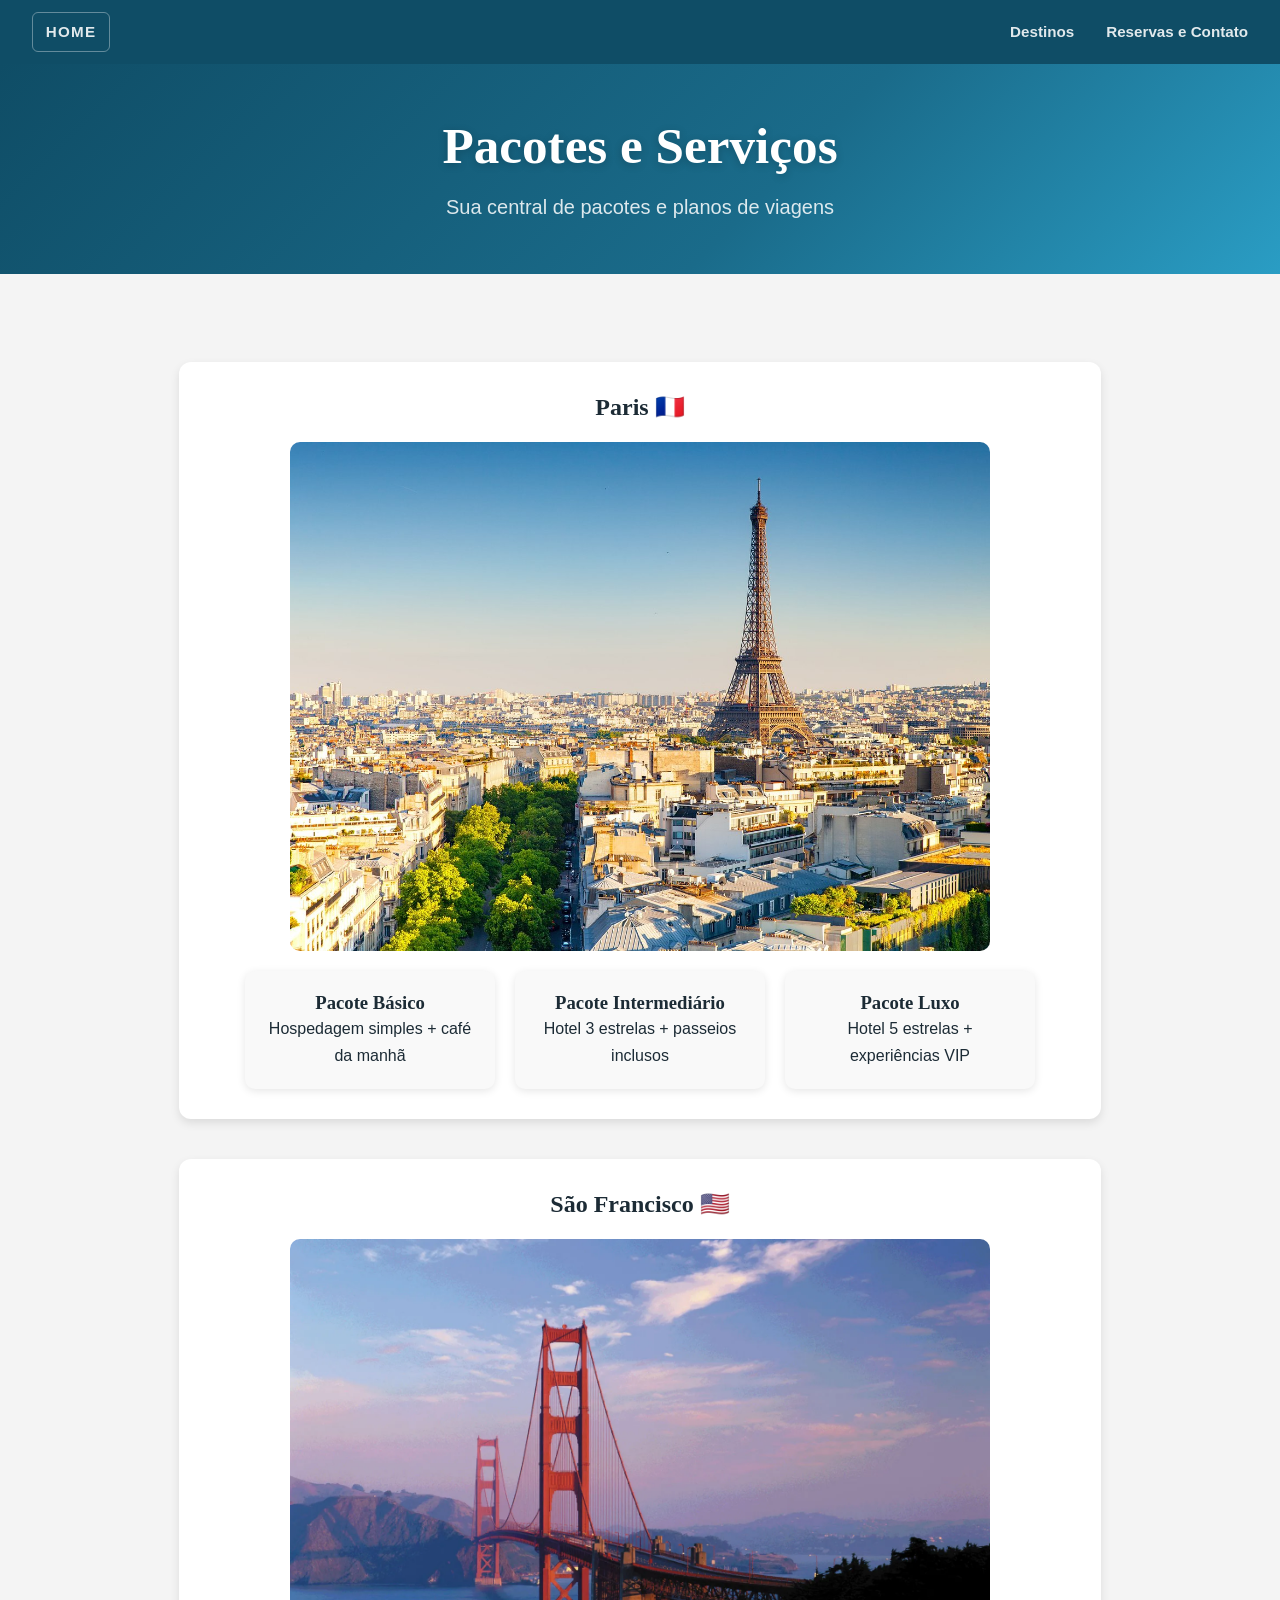
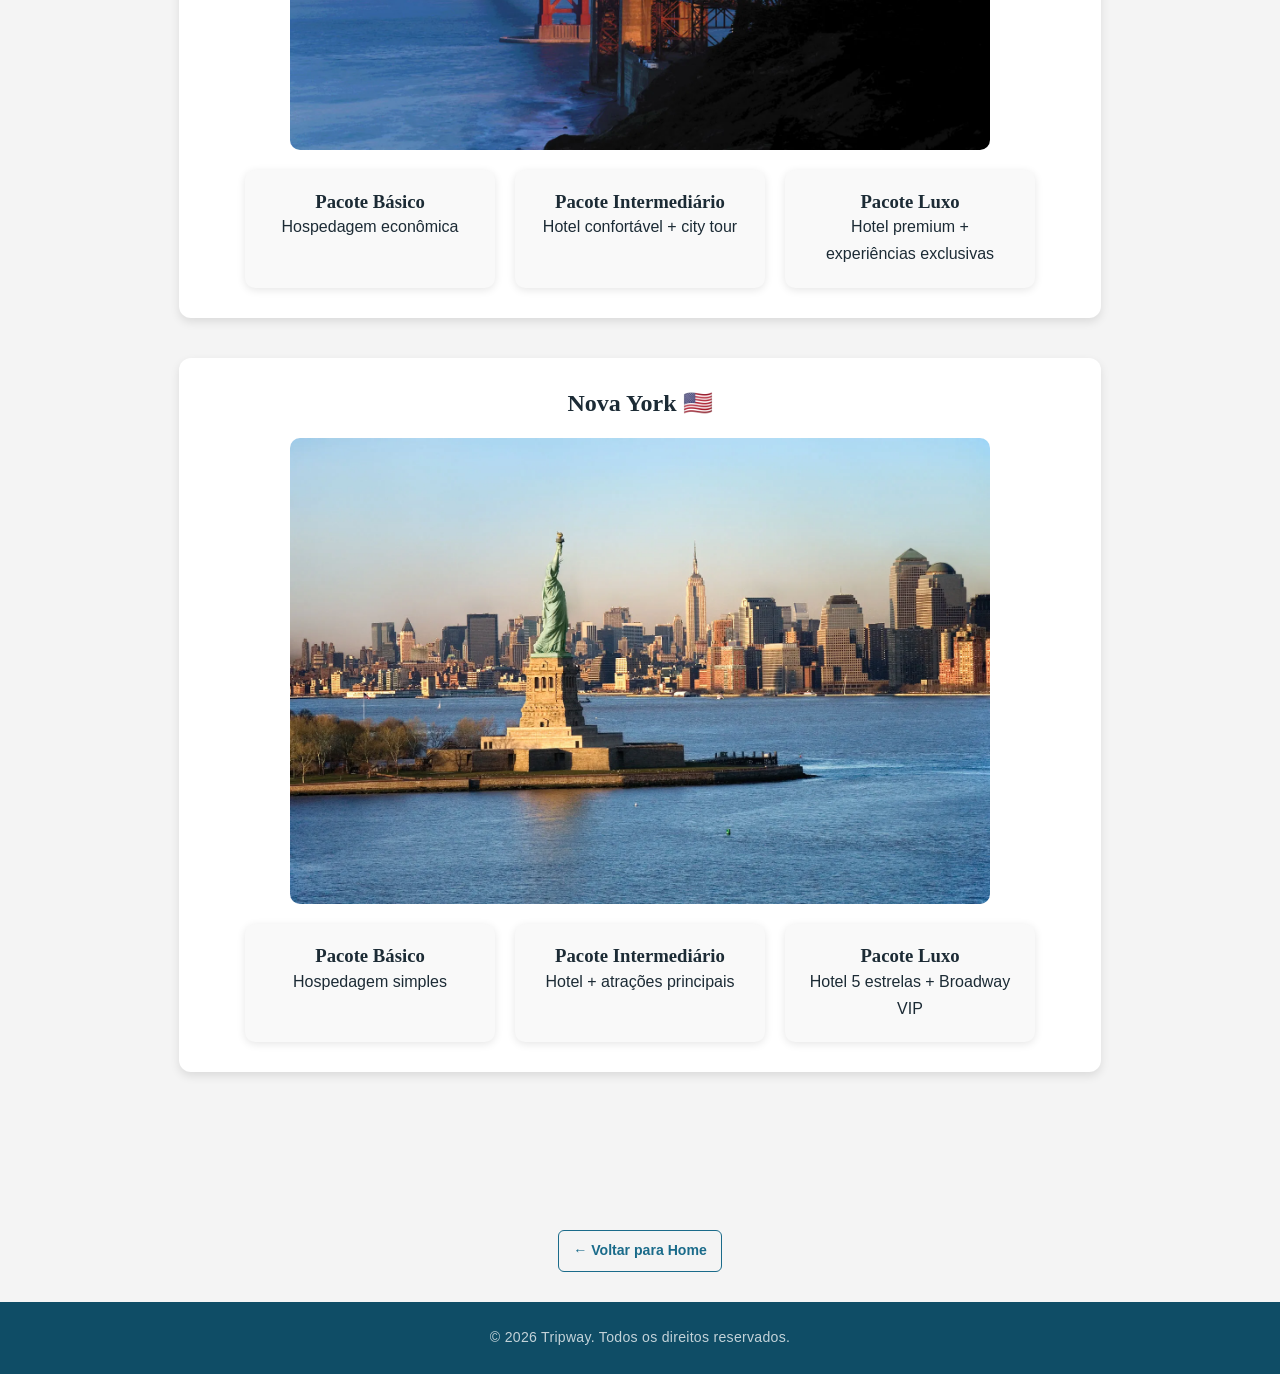
<file: pages/pacotes.html>
<!DOCTYPE html>
<html lang="pt-BR">
<head>
  <meta charset="UTF-8">
  <meta name="viewport" content="width=device-width, initial-scale=1.0">
  <title>Pacotes de Viagem</title>

  <link rel="stylesheet" href="../css/style.css">
  <link rel="stylesheet" href="../css/pacotes.css">
</head>

<body>

  <nav>
    <a href="../index.html">HOME</a>

    <ul>
        <li><a href="destinos.html">Destinos</a></li>
        <li><a href="reserva.html">Reservas e Contato</a></li>
    </ul>
  </nav>

  <header class="banner">
    <h1>Pacotes e Serviços</h1>
    <p>Sua central de pacotes e planos de viagens</p>
  </header>

  <main>

    <section class="destino">
      <h2>Paris 🇫🇷</h2>

      <a href="destinos.html">
        <img src="../images/Paris.jpg" alt="Imagem de Paris">
      </a>

      <div class="pacotes-container">

        <div class="pacote-card">
          <h3>Pacote Básico</h3>
          <p>Hospedagem simples + café da manhã</p>
        </div>

        <div class="pacote-card">
          <h3>Pacote Intermediário</h3>
          <p>Hotel 3 estrelas + passeios inclusos</p>
        </div>

        <div class="pacote-card">
          <h3>Pacote Luxo</h3>
          <p>Hotel 5 estrelas + experiências VIP</p>
        </div>

      </div>
    </section>

    <section class="destino">
      <h2>São Francisco 🇺🇸</h2>

      <a href="destinos.html">
        <img src="../images/SanFrancisco.jpg" alt="Imagem de São Francisco">
      </a>

      <div class="pacotes-container">

        <div class="pacote-card">
          <h3>Pacote Básico</h3>
          <p>Hospedagem econômica</p>
        </div>

        <div class="pacote-card">
          <h3>Pacote Intermediário</h3>
          <p>Hotel confortável + city tour</p>
        </div>

        <div class="pacote-card">
          <h3>Pacote Luxo</h3>
          <p>Hotel premium + experiências exclusivas</p>
        </div>

      </div>
    </section>

    <section class="destino">
      <h2>Nova York 🇺🇸</h2>

      <a href="destinos.html">
        <img src="../images/NewYork.jpg" alt="Imagem de Nova York">
      </a>

      <div class="pacotes-container">

        <div class="pacote-card">
          <h3>Pacote Básico</h3>
          <p>Hospedagem simples</p>
        </div>

        <div class="pacote-card">
          <h3>Pacote Intermediário</h3>
          <p>Hotel + atrações principais</p>
        </div>

        <div class="pacote-card">
          <h3>Pacote Luxo</h3>
          <p>Hotel 5 estrelas + Broadway VIP</p>
        </div>

      </div>
    </section>

  </main>

  <div class="voltar">
    <a href="../index.html" class="btn-voltar">← Voltar para Home</a>
  </div>

  <footer>
    <p>© 2026 Tripway. Todos os direitos reservados.</p>
  </footer>

</body>
</html>
</file>
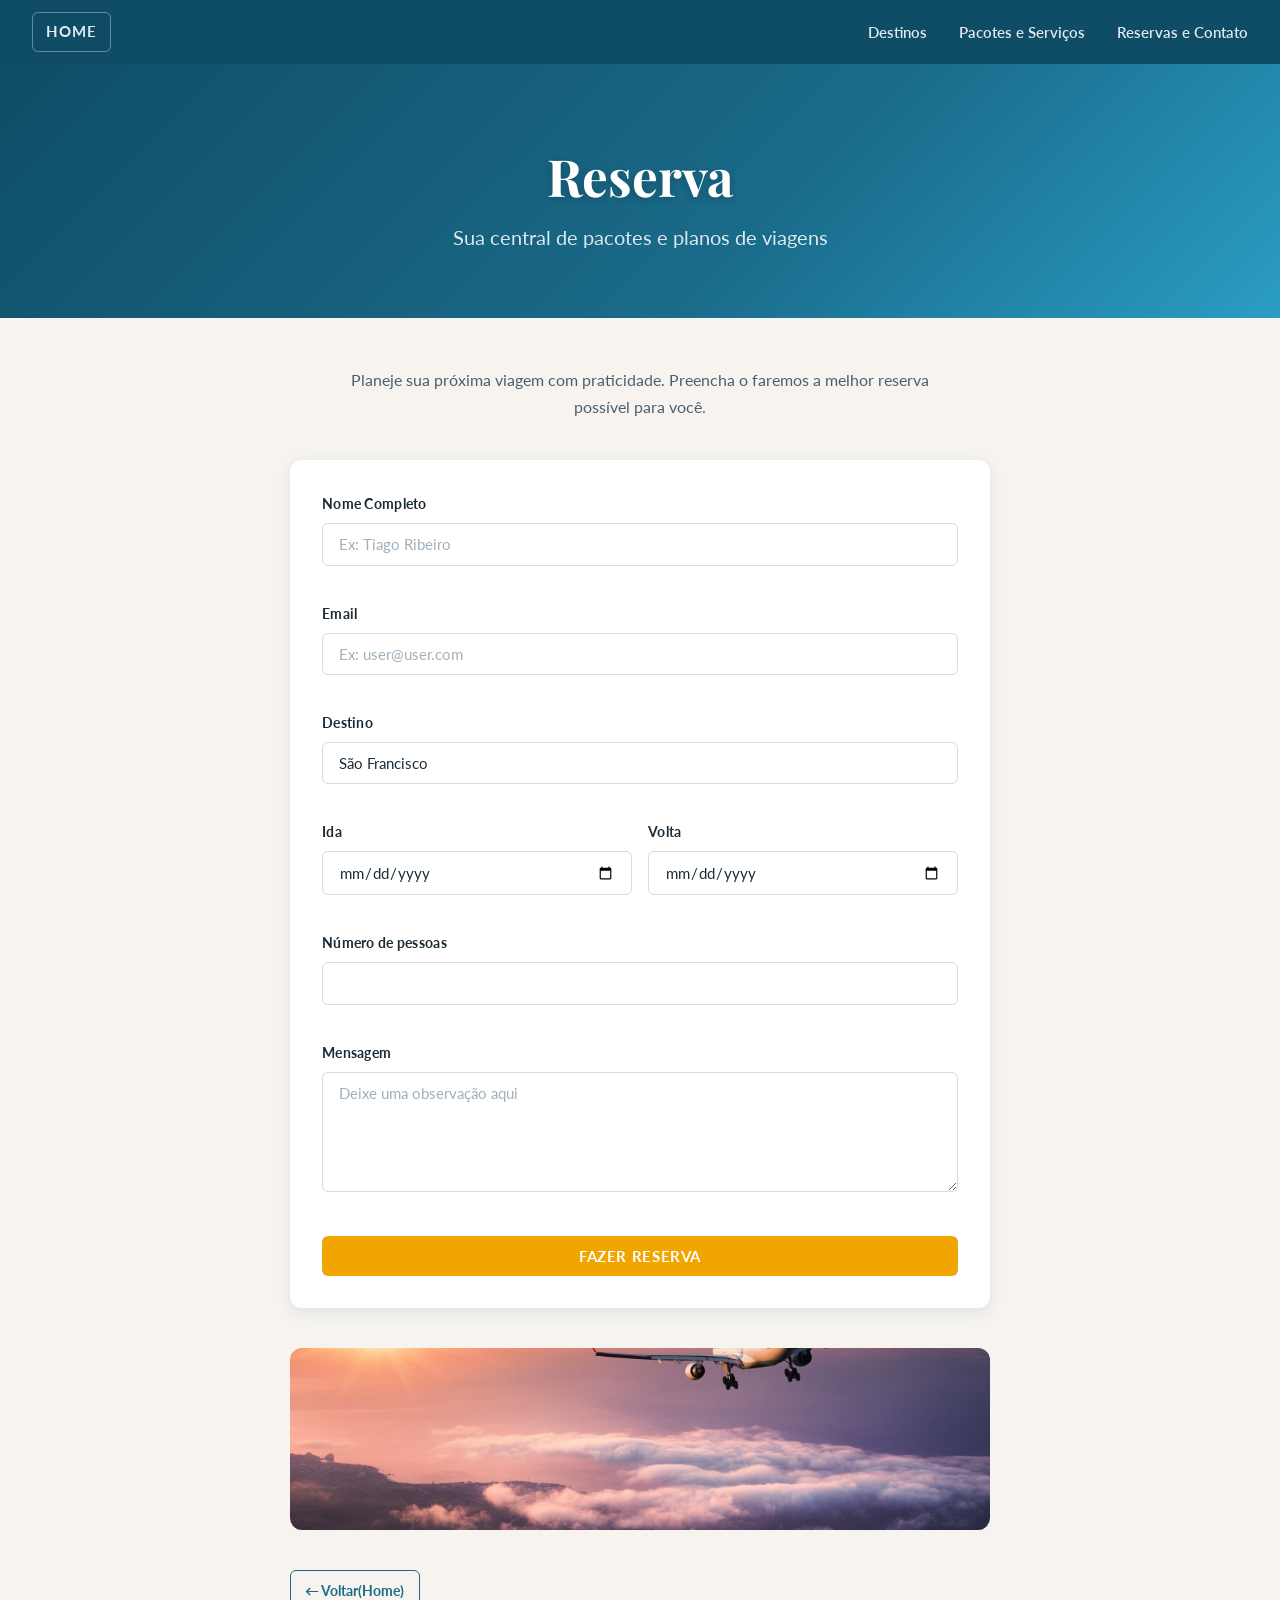
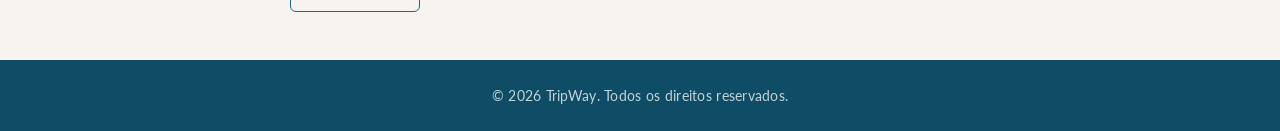
<file: pages/reserva.html>
<!DOCTYPE html>
<html lang="pt-br">
<head>
    <meta charset="UTF-8">
    <meta name="viewport" content="width=device-width, initial-scale=1.0">
    <title>RESERVA</title>

    <link rel="preconnect" href="https://fonts.googleapis.com">
    <link rel="preconnect" href="https://fonts.gstatic.com" crossorigin>

    <link href="https://fonts.googleapis.com/css2?family=Playfair+Display:wght@400;700&family=Lato:wght@400;700&display=swap" rel="stylesheet">

    <link rel="stylesheet" href="../css/style.css">
    <link rel="stylesheet" href="../css/reserva.css">

</head>

<body>

    <nav>
        <a href="../index.html">HOME</a>
        <ul>
            <li><a href="destinos.html">Destinos</a></li>
            <li><a href="pacotes.html">Pacotes e Serviços</a></li>
            <li><a href="reserva.html">Reservas e Contato</a></li>
        </ul>
    </nav>

    <header>
        <h1>Reserva</h1>
        <p>Sua central de pacotes e planos de viagens</p>
    </header>

    <main>

        <section class="reserva">


            <p id="texto-reserva">
                Planeje sua próxima viagem com praticidade. Preencha o faremos a melhor reserva possível para você.
            </p>

            <form class="formulario">

                <div class="form-grupo">
                    <label for="name">Nome Completo</label>
                    <input type="text" id="name" placeholder="Ex: Tiago Ribeiro" required>
                </div>

                <div class="form-grupo">
                    <label for="email">Email</label>
                    <input type="email" id="email" placeholder="Ex: user@user.com" required>
                </div>

                <div class="form-grupo">
                    <label for="destino">Destino</label>

                    <select id="destino" name="destino" required>
                        <option value="paris">Paris</option>
                        <option value="ny">Nova York</option>
                        <option value="sao-francisco" selected>São Francisco</option>
                    </select>
                </div>

                <div class="datas">

                    <div class="form-grupo">
                        <label for="ida">Ida</label>
                        <input type="date" id="ida" required>
                    </div>

                    <div class="form-grupo">
                        <label for="volta">Volta</label>
                        <input type="date" id="volta" required>
                    </div>

                </div>

                <div class="form-grupo">
                    <label for="n-pessoas">Número de pessoas</label>
                    <input type="number" id="n-pessoas" required>
                </div>

                <div class="form-grupo">
                    <label for="msg">Mensagem</label>
                    <textarea id="msg" placeholder="Deixe uma observação aqui"></textarea>
                </div>

                <button class="btn" type="submit">FAZER RESERVA</button>

            </form>

            
            <div class="img-final">
                <img src="../images/reserva.jpg" alt="Imagem de reserva de viagem">
            </div>

            <a href="../index.html" class="btn-voltar">← Voltar(Home)</a>

        </section>

    </main>

    <footer>
        <p>© 2026 TripWay. Todos os direitos reservados.</p>
    </footer>
</file>
<file: css/style.css>
* {
  box-sizing: border-box;
  margin: 0;
  padding: 0;
}

:root {
  --fonte-titulo: 'Playfair Display', 'Georgia', serif;
  --fonte-corpo: 'Lato', 'Helvetica Neue', Arial, sans-serif;

  --cor-primaria: #1a6b8a;
  --cor-primaria-escura: #0f4d66;
  --cor-acento: #f0a500;
  --cor-acento-hover: #d49000;
  --cor-fundo: #f7f4ef;
  --cor-fundo-alt: #eef4f7;
  --cor-texto: #1c2b35;
  --cor-texto-suave: #4a6070;
  --cor-branco: #ffffff;
  --cor-borda: #d0dde5;
  --cor-card-hover: #e2eff5;

  --transicao: 0.3s ease;
  --sombra-card: 0 4px 16px rgba(26, 107, 138, 0.12);
  --sombra-card-hover: 0 8px 32px rgba(26, 107, 138, 0.22);
  --raio: 12px;
  --raio-pequeno: 6px;
  --max-largura: 1200px;
  --padding-secao: 3rem 1.5rem;
}

html {
  font-size: 16px;
  scroll-behavior: smooth;
}

body {
  font-family: var(--fonte-corpo);
  background-color: var(--cor-fundo);
  color: var(--cor-texto);
  line-height: 1.7;
  min-height: 100vh;
  display: flex;
  flex-direction: column;
}

img {
  max-width: 100%;
  height: auto;
  display: block;
}

a {
  color: var(--cor-primaria);
  text-decoration: none;
  transition: color var(--transicao);
}

a:hover {
  color: var(--cor-acento);
}



nav {
  background-color: var(--cor-primaria-escura);
  display: flex;
  align-items: center;
  justify-content: space-between;
  padding: 0 2rem;
  height: 64px;
  position: sticky;
  top: 0;
  box-shadow: 0 2px 10px rgba(0,0,0,0.18);
}

h1, h2, h3, h4 {
  font-family: var(--fonte-titulo);
  line-height: 1.25;
  color: var(--cor-texto);
}


nav a.nav-logo:hover {
  color: var(--cor-acento);
}

nav a.nav-logo {
  font-family: var(--fonte-titulo);
  font-size: 1.5rem;
  font-weight: 700;
  color: var(--cor-branco);
}


nav ul {
  display: flex;
  list-style: none;
  gap: 2rem;
  align-items: center;
}

nav ul li a {
  color: rgba(255,255,255,0.88);
  font-size: 0.95rem;
  font-weight: 600;
  padding: 0.4rem 0;
  border-bottom: 2px solid transparent;
  transition: color var(--transicao), border-color var(--transicao);
}

nav ul li a:hover {
  color: var(--cor-acento);
  border-bottom-color: var(--cor-acento);
}

nav > a:not(.nav-logo) {
  color: rgba(255,255,255,0.88);
  font-size: 0.95rem;
  font-weight: 700;
  letter-spacing: 0.08em;
  padding: 0.4rem 0.8rem;
  border: 1.5px solid rgba(255,255,255,0.35);
  border-radius: var(--raio-pequeno);
  transition: all var(--transicao);
}

nav > a:not(.nav-logo):hover {
  background-color: var(--cor-acento);
  border-color: var(--cor-acento);
  color: var(--cor-branco);
}

header {
  background: linear-gradient(135deg, var(--cor-primaria-escura) 0%, var(--cor-primaria) 60%, #2a9dc4 100%);
  color: var(--cor-branco);
  text-align: center;
  padding: 5rem 1.5rem 4rem;
  position: relative;
  overflow: hidden;
}

header::before {
  content: '';
  position: absolute;
  inset: 0;
  pointer-events: none;
}

header h1 {
  font-size: clamp(2rem, 5vw, 3.2rem);
  color: var(--cor-branco);
  margin-bottom: 0.75rem;
  text-shadow: 0 2px 8px rgba(0,0,0,0.2);
}

header p {
  font-size: clamp(1rem, 2.5vw, 1.25rem);
  color: rgba(255,255,255,0.85);
  max-width: 600px;
  margin: 0 auto;
}

main {
  flex: 1;
  max-width: var(--max-largura);
  width: 100%;
  margin: 0 auto;
  padding: var(--padding-secao);
}

.card {
  background-color: var(--cor-branco);
  border-radius: var(--raio);
  box-shadow: var(--sombra-card);
  overflow: hidden;
  flex: 1 1 280px;
  max-width: 360px;
  transition: transform var(--transicao), box-shadow var(--transicao);
  display: flex;
  flex-direction: column;
}

.cards-container {
  display: flex;
  flex-wrap: wrap;
  gap: 1.75rem;
  justify-content: center;
  margin-top: 2rem;
}



.card:hover {
  transform: translateY(-6px);
  box-shadow: var(--sombra-card-hover);
}

.card img {
  width: 100%;
  height: 200px;
  object-fit: cover;
  transition: transform 0.4s ease;
}

.card:hover img {
  transform: scale(1.04);
}

.card-body {
  padding: 1.25rem 1.5rem 1.5rem;
  flex: 1;
  display: flex;
  flex-direction: column;
}

.card-body h2,
.card-body h3 {
  font-size: 1.2rem;
  margin-bottom: 0.5rem;
  color: var(--cor-primaria-escura);
}

.card-body p {
  font-size: 0.92rem;
  color: var(--cor-texto-suave);
  flex: 1;
}


.btn {
  display: inline-block;
  background-color: var(--cor-acento);
  color: var(--cor-branco);
  font-family: var(--fonte-corpo);
  font-size: 0.95rem;
  font-weight: 700;
  padding: 0.7rem 1.75rem;
  border: none;
  border-radius: var(--raio-pequeno);
  cursor: pointer;
  letter-spacing: 0.04em;
  transition: background-color var(--transicao), transform var(--transicao), box-shadow var(--transicao);
  text-align: center;
}

.btn:hover {
  background-color: var(--cor-acento-hover);
  transform: translateY(-2px);
  box-shadow: 0 4px 14px rgba(240, 165, 0, 0.35);
  color: var(--cor-branco);
}

.btn:active {
  transform: translateY(0);
}

.btn-outline {
  background-color: transparent;
  border: 2px solid var(--cor-primaria);
  color: var(--cor-primaria);
}

.btn-outline:hover {
  background-color: var(--cor-primaria);
  color: var(--cor-branco);
  box-shadow: 0 4px 14px rgba(26, 107, 138, 0.3);
}

.form-grupo {
  margin-bottom: 1.25rem;
  display: flex;
  flex-direction: column;
  gap: 0.4rem;
}

label {
  font-size: 0.9rem;
  font-weight: 700;
  color: var(--cor-texto);
  letter-spacing: 0.02em;
}

input[type="text"],
input[type="email"],
input[type="number"],
input[type="date"],
select,
textarea {
  width: 100%;
  padding: 0.7rem 1rem;
  border: 1.5px solid var(--cor-borda);
  border-radius: var(--raio-pequeno);
  font-family: var(--fonte-corpo);
  font-size: 0.95rem;
  color: var(--cor-texto);
  background-color: var(--cor-branco);
  transition: border-color var(--transicao), box-shadow var(--transicao);
  outline: none;
}

input:focus,
select:focus,
textarea:focus {
  border-color: var(--cor-primaria);
  box-shadow: 0 0 0 3px rgba(26, 107, 138, 0.15);
}

input::placeholder,
textarea::placeholder {
  color: #a0b0bc;
}

select {
  appearance: none;
  background-repeat: no-repeat;
  background-position: right 1rem center;
  padding-right: 2.5rem;
}

textarea {
  resize: vertical;
  min-height: 100px;
}

footer {
  background-color: var(--cor-primaria-escura);
  color: rgba(255,255,255,0.75);
  text-align: center;
  padding: 1.5rem 1rem;
  font-size: 0.88rem;
  letter-spacing: 0.02em;
  margin-top: auto;
}

footer p {
  margin: 0;
}

.btn-voltar {
  display: inline-flex;
  align-items: center;
  gap: 0.4rem;
  font-size: 0.88rem;
  font-weight: 700;
  color: var(--cor-primaria);
  margin-top: 2.5rem;
  padding: 0.5rem 0.9rem;
  border: 1.5px solid var(--cor-primaria);
  border-radius: var(--raio-pequeno);
  transition: all var(--transicao);
}

.btn-voltar:hover {
  background-color: var(--cor-primaria);
  color: var(--cor-branco);
}

.titulo-secao {
  font-size: clamp(1.6rem, 3vw, 2.2rem);
  color: var(--cor-primaria-escura);
  margin-bottom: 0.5rem;
}

.subtitulo-secao {
  font-size: 1rem;
  color: var(--cor-texto-suave);
  max-width: 680px;
  margin-bottom: 2rem;
}

@media (max-width: 900px) {
  .cards-container {
    gap: 1.25rem;
  }

  .card {
    flex: 1 1 240px;
  }

  main {
    padding: 2rem 1.25rem;
  }
}

@media (max-width: 768px) {
  nav {
    flex-wrap: wrap;
    height: auto;
    padding: 0.75rem 1.25rem;
    gap: 0.6rem;
  }

  nav ul {
    flex-direction: column;
    gap: 0.5rem;
    width: 100%;
    align-items: flex-start;
    padding-bottom: 0.4rem;
  }

  .cards-container {
    flex-direction: column;
    align-items: center;
  }

  .card {
    max-width: 100%;
    width: 100%;
  }

  header {
    padding: 3rem 1rem 2.5rem;
  }

  main {
    padding: 1.5rem 1rem;
  }
}

@media (max-width: 480px) {
  nav ul {
    gap: 0.35rem;
  }

  input[type="text"],
  input[type="email"],
  input[type="number"],
  input[type="date"],
  select,
  textarea {
    font-size: 1rem;
  }

  .btn {
    width: 100%;
  }
}
</file>
<file: css/pacotes.css>
body {
    margin: 0;
    font-family: Arial, Helvetica, sans-serif;
    background-color: #f4f4f4;
  }

  /* NAVBAR */  
  nav {
    background-color: var(--cor-primaria-escura);
    display: flex;
    align-items: center;
    justify-content: space-between;
    padding: 0 2rem;
    height: 64px;
    position: sticky;
    top: 0;
    box-shadow: 0 2px 10px rgba(0,0,0,0.18);
  }
  
  nav a.nav-logo {
    font-family: var(--fonte-titulo);
    font-size: 1.5rem;
    font-weight: 700;
    color: var(--cor-branco);
  }
  
  nav a.nav-logo:hover {
    color: var(--cor-acento);
  }
  
  nav ul {
    display: flex;
    list-style: none;
    gap: 2rem;
    align-items: center;
  }
  
  nav ul li a {
    color: rgba(255,255,255,0.88);
    font-size: 0.95rem;
    font-weight: 600;
    padding: 0.4rem 0;
    border-bottom: 2px solid transparent;
    transition: color var(--transicao), border-color var(--transicao);
  }
  
  nav ul li a:hover {
    color: var(--cor-acento);
    border-bottom-color: var(--cor-acento);
  }
  
  nav > a:not(.nav-logo) {
    color: rgba(255,255,255,0.88);
    font-size: 0.95rem;
    font-weight: 700;
    letter-spacing: 0.08em;
    padding: 0.4rem 0.8rem;
    border: 1.5px solid rgba(255,255,255,0.35);
    border-radius: var(--raio-pequeno);
    transition: all var(--transicao);
  }
  
  nav > a:not(.nav-logo):hover {
    background-color: var(--cor-acento);
    border-color: var(--cor-acento);
    color: var(--cor-branco);
  }
  
  /* HEADER */
  .banner {
    text-align: center;
    padding: 50px 20px;
    background-color: #00bfff;
    color: white;
  }
  
  /* DESTINOS */
  
  .destino {
    background-color: white;
    margin: 40px auto;
    padding: 30px;
  
    width: 80%;
    border-radius: 12px;
  
    box-shadow: 0 4px 10px rgba(0,0,0,0.1);
  }
  
  .destino h2 {
    text-align: center;
  }
  
  .destino img {
    width: 100%;
    max-width: 700px;
  
    display: block;
    margin: 20px auto;
  
    border-radius: 10px;
  }
  
  /* PACOTES */
  .pacotes-container {
    display: flex;
    gap: 20px;
    justify-content: center;
    flex-wrap: wrap;
  }
  
  .pacote-card {
    background-color: #f9f9f9;
    padding: 20px;
  
    width: 250px;
  
    border-radius: 10px;
    text-align: center;
  
    box-shadow: 0 2px 8px rgba(0,0,0,0.1);
  
    transition: transform 0.3s;
  }
  
  .pacote-card:hover {
    transform: scale(1.05);
  }
  
  /* VOLTAR */
  .voltar {
    text-align: center;
    margin: 30px 0;
  }
  
  .voltar img {
    width: 50px;
  }
  
  /* FOOTER */
  footer {
    background-color: var(--cor-primaria-escura);
    color: rgba(255,255,255,0.75);
    text-align: center;
    padding: 1.5rem 1rem;
    font-size: 0.88rem;
    letter-spacing: 0.02em;
    margin-top: auto;
  }
  
  footer p {
    margin: 0;
  }
</file>
<file: css/reserva.css>
#texto-reserva {
  max-width: 70ch;
  margin: 0 auto 2.5rem;
  text-align: center;
  color: var(--cor-texto-suave);
  font-size: 1rem;
}

.reserva {
  max-width: 700px;
  margin: 0 auto;
}

.formulario {
  background-color: var(--cor-branco);
  padding: 2rem;
  border-radius: var(--raio);
  box-shadow: var(--sombra-card);

  display: flex;
  flex-direction: column;
  gap: 1rem;
}

.datas {
  display: flex;
  gap: 1rem;
}

.datas .form-grupo {
  flex: 1;
}

textarea {
  min-height: 120px;
}

.btn {
  margin-top: 0.5rem;
}


.img-final img {
  width: 100%;
  max-width: 700px;
  border-radius: var(--raio);
}


.img-final {
  display: flex;
  justify-content: center;
  margin-top: 2.5rem;
}


@media (max-width: 768px) {

  .formulario {
    padding: 1.5rem;
  }

  .datas {
    flex-direction: column;
    gap: 0;
  }

}
</file>
